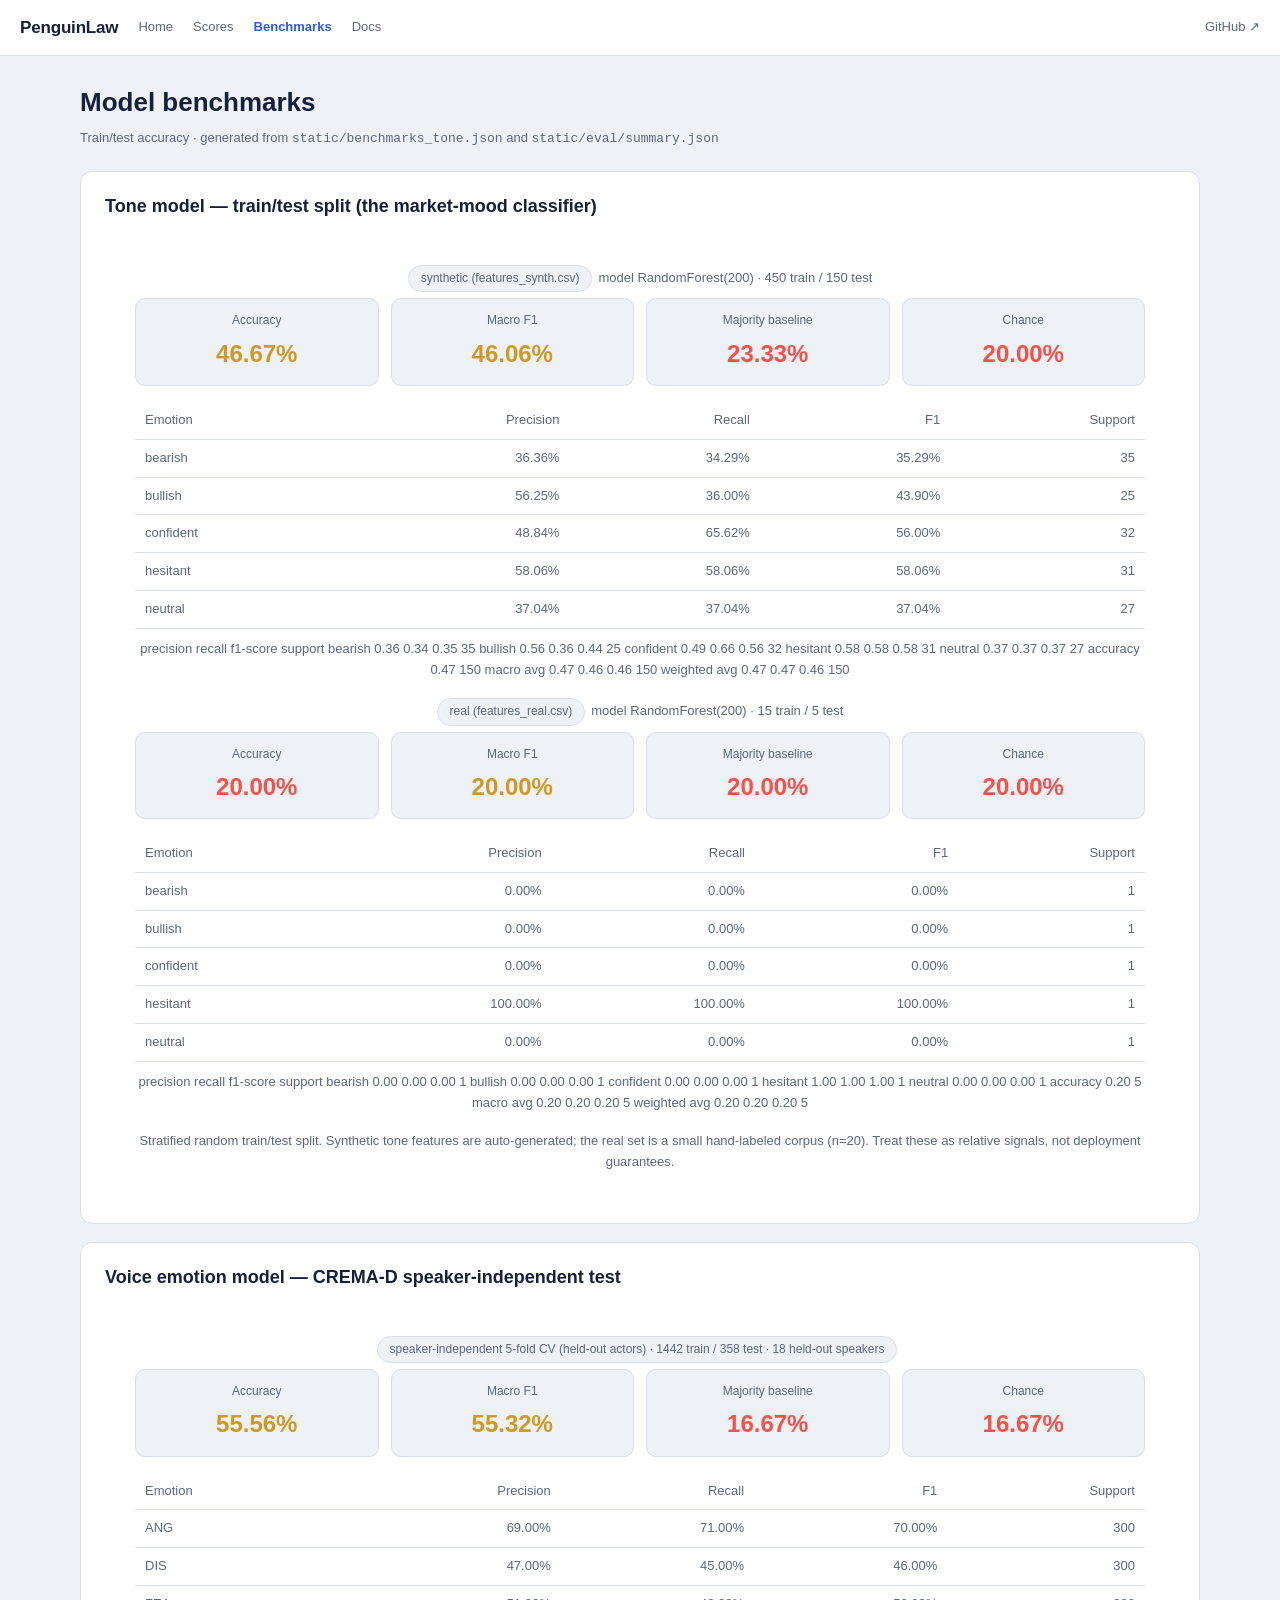
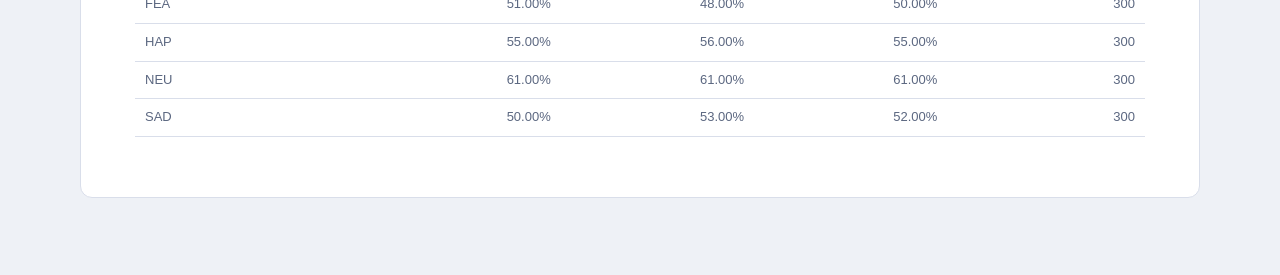
<file: static/benchmarks.html>
<!DOCTYPE html>
<html lang="en">
<head>
<meta charset="UTF-8">
<meta name="viewport" content="width=device-width, initial-scale=1.0">
<title>PenguinLaw — Benchmarks</title>
<style>
  :root { --bg:#eef1f6; --panel:#ffffff; --line:#d9deea; --txt:#14213d;
          --mut:#5b6780; --acc:#2f5bea; --accent:#2f5bea; --warn:#d29922;
          --bad:#f85149; --radius:12px; --accent-soft:#e8edff; }
  * { box-sizing:border-box; }
  body { margin:0; background:var(--bg); color:var(--txt);
         font:15px/1.6 -apple-system,BlinkMacSystemFont,"Segoe UI",Roboto,Helvetica,Arial,sans-serif; }
  a { color:var(--acc); text-decoration:none; } a:hover { text-decoration:underline; }
  .nav { display:flex; align-items:center; gap:20px; background:var(--panel);
         border-bottom:1px solid var(--line); padding:0 20px; min-height:56px;
         position:sticky; top:0; z-index:10; }
  .nav .brand { font-weight:700; font-size:17px; letter-spacing:-.01em; color:var(--ink); }
  .nav a { color:var(--mut); font-size:13px; text-decoration:none; }
  .nav a:hover { color:var(--ink); }
  .nav .active { color:var(--acc); font-weight:600; }
  .wrap { max-width:1160px; margin:0 auto; padding:26px 20px 60px; }
  h1 { font-size:26px; margin:0 0 4px; }
  .sub { color:var(--mut); font-size:13px; margin-bottom:22px; }
  .card { background:var(--panel); border:1px solid var(--line); border-radius:12px;
          padding:20px 24px; margin-bottom:18px; }
  .card h2 { margin:0 0 14px; font-size:18px; }
  .kpis { display:flex; flex-wrap:wrap; gap:12px; margin-bottom:16px; }
  .kpi { flex:1 1 150px; background:var(--bg); border:1px solid var(--line);
         border-radius:10px; padding:12px 14px; }
  .kpi .label { font-size:12px; color:var(--mut); }
  .kpi .value { font-size:24px; font-weight:600; margin-top:4px; }
  .kpi .value.good { color:var(--acc); } .kpi .value.ok { color:var(--warn); }
  .kpi .value.bad { color:var(--bad); }
  table { width:100%; border-collapse:collapse; font-size:13px; }
  th, td { padding:8px 10px; text-align:right; border-bottom:1px solid var(--line); }
  th:first-child, td:first-child { text-align:left; }
  th { color:var(--mut); font-weight:500; }
  .note { color:var(--mut); font-size:13px; margin-top:10px; }
  .badge { display:inline-block; background:var(--bg); border:1px solid var(--line);
           border-radius:20px; padding:3px 12px; font-size:12px; color:var(--mut);
           margin:0 6px 6px 0; }
  .empty { padding:30px; text-align:center; color:var(--mut); }
  .src { color:var(--mut); font-size:12px; }
</style>
</head>
<body>

<div class="nav">
  <span class="brand">PenguinLaw</span>
  <a href="/index.html">Home</a>
  <a href="/scores.html">Scores</a>
  <a href="/benchmarks.html" class="active">Benchmarks</a>
  <a href="/docs.html">Docs</a>
  <a href="https://github.com/prrtsh0/PenguinLaw" target="_blank" rel="noopener" style="margin-left:auto;color:var(--mut)">GitHub ↗</a>
</div>

<div class="wrap">
  <h1>Model benchmarks</h1>
  <div class="sub">Train/test accuracy · generated from <code>static/benchmarks_tone.json</code> and <code>static/eval/summary.json</code></div>

  <div class="card">
    <h2>Tone model — train/test split (the market-mood classifier)</h2>
    <div id="tone" class="empty">Loading…</div>
  </div>

  <div class="card">
    <h2>Voice emotion model — CREMA-D speaker-independent test</h2>
    <div id="voice" class="empty">Loading…</div>
  </div>

</div>

<script>
const esc = s => String(s).replace(/[&<>"']/g, c =>
  ({'&':'&amp;','<':'&lt;','>':'&gt;','"':'&quot;',"'":'&#39;'}[c]));
const pct = x => (x*100).toFixed(2)+"%";

function kpi(label, value, cls){
  return '<div class="kpi"><div class="label">'+esc(label)+'</div>'+
         '<div class="value '+(cls||"")+'">'+value+'</div></div>';
}
function perClassTable(per){
  const rows = Object.entries(per).sort((a,b)=>a[0].localeCompare(b[0]));
  let h = '<table><tr><th>Emotion</th><th>Precision</th><th>Recall</th><th>F1</th><th>Support</th></tr>';
  rows.forEach(([k,v])=> h += '<tr><td>'+esc(k)+'</td><td>'+pct(v.precision)+'</td><td>'+pct(v.recall)+'</td><td>'+pct(v.f1)+'</td><td>'+v.support+'</td></tr>');
  return h+'</table>';
}

function renderTone(d){
  const box = document.getElementById("tone");
  if (!d || !Array.isArray(d.datasets)){ box.innerHTML = '<div class="empty">No tone benchmark found.</div>'; return; }
  box.innerHTML = d.datasets.map(ds => {
    if (ds.error) return '<div class="card"><strong>'+esc(ds.dataset)+'</strong> — '+esc(ds.error)+'</div>';
    const accCls = ds.accuracy >= 0.6 ? "good" : (ds.accuracy >= 0.4 ? "ok" : "bad");
    return '<div style="margin-bottom:18px"><div class="badge">'+esc(ds.dataset)+'</div>'+
      '<div class="sub" style="display:inline">model '+esc(ds.model)+' · '+ds.n_train+' train / '+ds.n_test+' test</div>'+
      '<div class="kpis">'+
        kpi("Accuracy", pct(ds.accuracy), accCls)+
        kpi("Macro F1", pct(ds.macro_f1), "ok")+
        kpi("Majority baseline", pct(ds.majority_baseline), "bad")+
        kpi("Chance", pct(ds.chance), "bad")+
      '</div>'+
      perClassTable(ds.per_class)+
      '<div class="note">'+esc(ds.report||"")+'</div></div>';
  }).join("") +
  '<div class="note">'+esc(d.note||"")+'</div>';
}

function renderVoice(d){
  const box = document.getElementById("voice");
  if (!d || !d.results){ box.innerHTML = '<div class="empty">No voice evaluation summary found (<code>static/eval/summary.json</code>).</div>'; return; }
  const r = d.results;
  const accCls = r.accuracy >= 0.6 ? "good" : (r.accuracy >= 0.4 ? "ok" : "bad");
  let html = "";
  if (d.split) html += '<div class="badge">'+esc(d.split.method)+' · '+d.split.train_clips+' train / '+d.split.test_clips+' test · '+d.split.test_speakers+' held-out speakers</div>';
  html += '<div class="kpis">'+
    kpi("Accuracy", pct(r.accuracy), accCls)+
    kpi("Macro F1", pct(r.macro_f1), "ok")+
    kpi("Majority baseline", pct(r.majority_baseline), "bad")+
    kpi("Chance", pct(r.chance), "bad")+
  '</div>';
  html += perClassTable(r.per_class);
  if (d.cross_corpus){
    const c = d.cross_corpus;
    html += '<div class="note">Cross-corpus (RAVDESS, no retraining): accuracy '+pct(c.accuracy)+' on '+c.n+' clips.</div>';
  }
  html += '<div class="note">'+esc((d.limitations||[]).join(" "))+'</div>';
  box.innerHTML = html;
}

Promise.all([
  fetch("eval/summary.json").then(r=>r.ok?r.json():null),
  fetch("benchmarks_tone.json").then(r=>r.ok?r.json():null)
]).then(([voice, tone]) => {
  renderVoice(voice);
  renderTone(tone);
}).catch(() => {
  document.getElementById("voice").innerHTML = '<div class="empty">Could not load benchmark data.</div>';
});
</script>
</body>
</html>
</file>
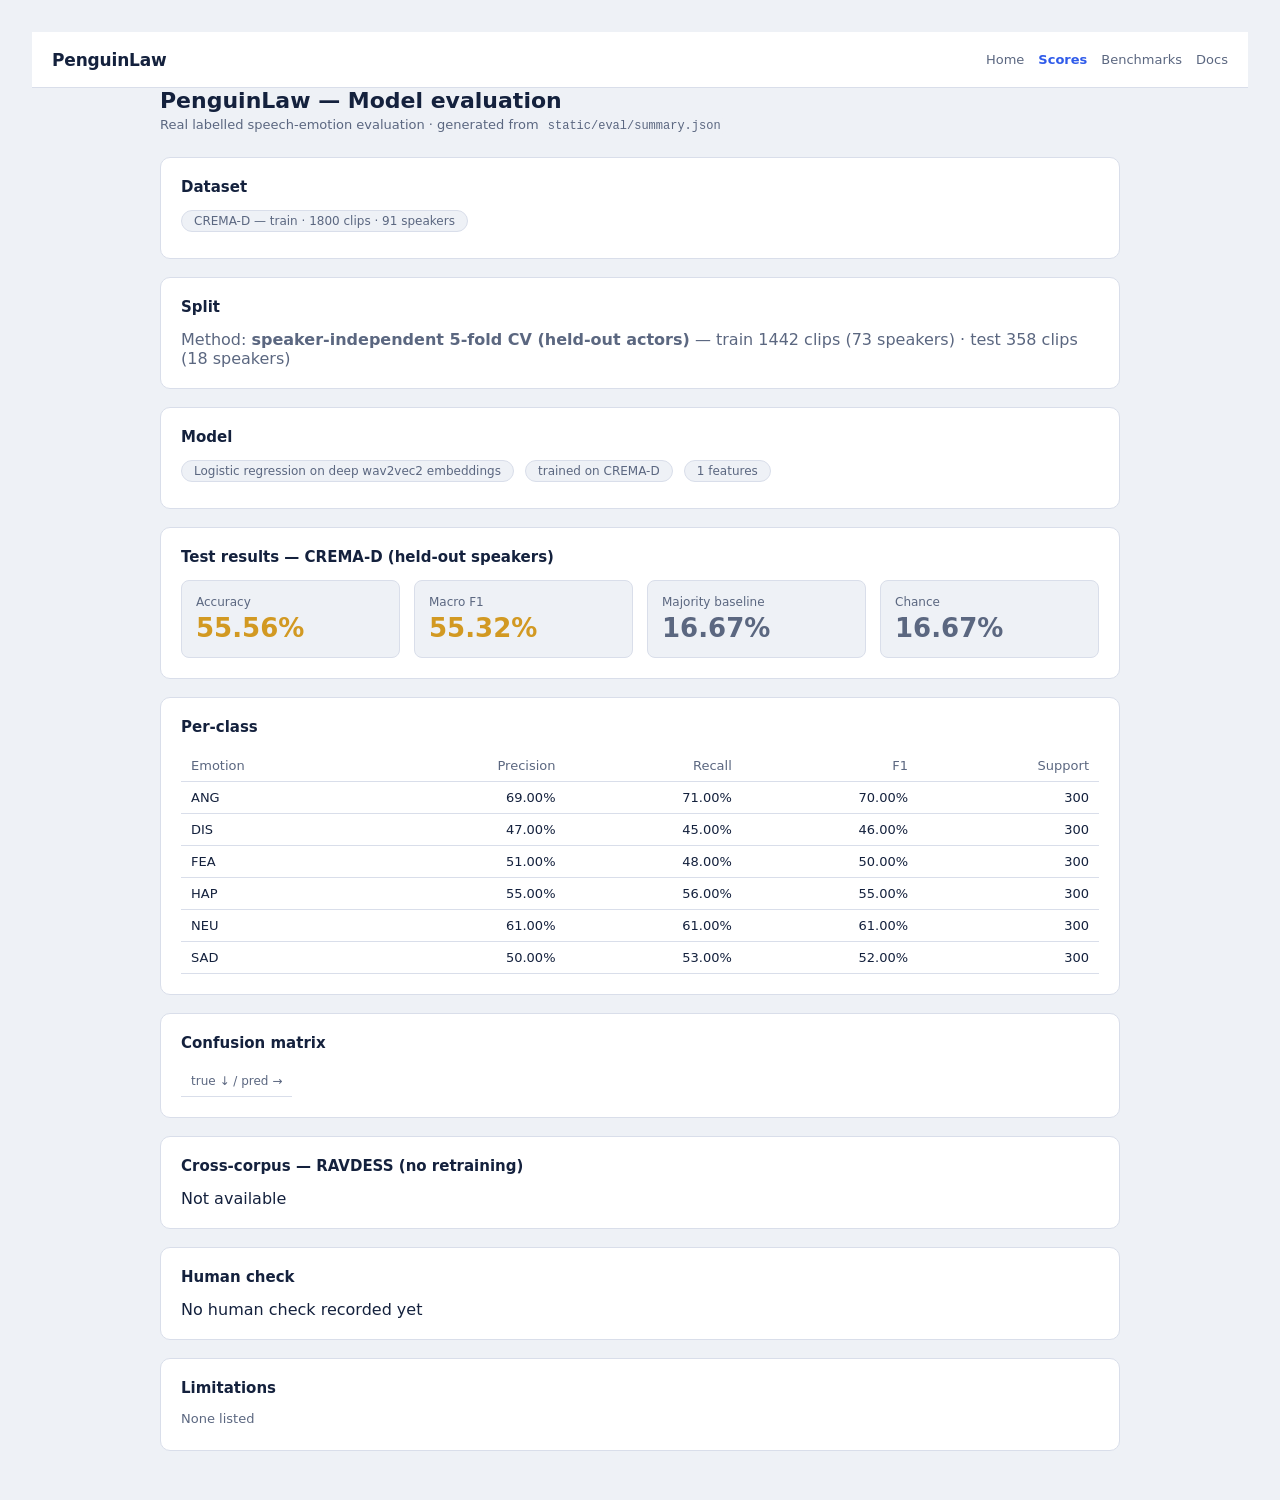
<file: static/scores.html>
<!DOCTYPE html>
<html lang="en">
<head>
<meta charset="UTF-8">
<meta name="viewport" content="width=device-width, initial-scale=1.0">
<title>PenguinLaw — Evaluation Scores</title>
<style>
  :root { --bg:#eef1f6; --panel:#ffffff; --line:#d9deea; --txt:#14213d;
          --mut:#5b6780; --acc:#2f5bea; --accent:#2f5bea; --warn:#d29922;
          --bad:#f85149; --radius:12px; --accent-soft:#e8edff; }
  * { box-sizing:border-box; }
  .topbar{background:var(--panel);border-bottom:1px solid var(--line);
    display:flex;align-items:center;gap:20px;padding:0 20px;min-height:56px;}
  .brand{display:flex;align-items:baseline;gap:10px;flex:0 0 auto}
  .brand .name{font-weight:700;font-size:17px;letter-spacing:-.01em;color:var(--ink)}
  body { margin:0; background:var(--bg); color:var(--txt); font-family:system-ui,Segoe UI,Roboto,sans-serif; padding:32px; }
  .wrap { max-width:960px; margin:0 auto; }
  h1 { font-size:22px; margin:0 0 4px; }
  .sub { color:var(--mut); font-size:13px; margin-bottom:24px; }
  .card { background:var(--panel); border:1px solid var(--line); border-radius:10px; padding:20px; margin-bottom:18px; }
  .card h2 { font-size:15px; margin:0 0 14px; color:var(--txt); }
  .kpi { display:flex; gap:14px; flex-wrap:wrap; }
  .kpi .box { flex:1; min-width:150px; background:var(--bg); border:1px solid var(--line); border-radius:8px; padding:14px; }
  .kpi .label { font-size:12px; color:var(--mut); }
  .kpi .value { font-size:26px; font-weight:600; margin-top:4px; }
  .kpi .value.good { color:var(--acc); } .kpi .value.ok { color:var(--warn); } .kpi .value.bad { color:var(--bad); }
  table { width:100%; border-collapse:collapse; font-size:13px; }
  th, td { padding:8px 10px; text-align:right; border-bottom:1px solid var(--line); }
  th:first-child, td:first-child { text-align:left; }
  th { color:var(--mut); font-weight:500; }
  .cm-wrap { overflow:auto; }
  table.cm { width:auto; }
  table.cm th, table.cm td { min-width:52px; text-align:center; }
  table.cm .rowlab { text-align:left; color:var(--mut); font-size:12px; }
  .empty { padding:40px; text-align:center; color:var(--mut); font-size:16px; }
  .pill { display:inline-block; background:var(--bg); border:1px solid var(--line); border-radius:20px; padding:3px 12px; font-size:12px; color:var(--mut); margin-right:6px; margin-bottom:6px; }
  .lim { color:var(--mut); font-size:13px; margin:4px 0; }
  .mut { color:var(--mut); }
  code { background:var(--bg); padding:1px 5px; border-radius:4px; font-size:12px; }
  .json { white-space:pre-wrap; font-family:ui-monospace,SFMono-Regular,monospace; font-size:12px; color:var(--mut); max-height:240px; overflow:auto; }
</style>
</head>
<body>
<header class="topbar">
  <div class="brand"><span class="name">PenguinLaw</span></div>
  <nav style="display:flex;gap:14px;align-items:center;margin-left:auto;font-size:13px;">
    <a href="/index.html" style="color:var(--mut);text-decoration:none;">Home</a>
    <a href="/scores.html" style="color:var(--acc);font-weight:600;text-decoration:none;">Scores</a>
    <a href="/benchmarks.html" style="color:var(--mut);text-decoration:none;">Benchmarks</a>
    <a href="/docs.html" style="color:var(--mut);text-decoration:none;">Docs</a>
  </nav>
</header>
<div class="wrap">
  <h1>PenguinLaw — Model evaluation</h1>
  <div class="sub">Real labelled speech-emotion evaluation · generated from <code>static/eval/summary.json</code></div>

  <div id="noresults" class="card empty" style="display:none">
    No results yet. Run the pipeline to generate <code>static/eval/summary.json</code>.
  </div>

  <div id="content" style="display:none">

    <div class="card">
      <h2>Dataset</h2>
      <div id="datasets"></div>
    </div>

    <div class="card">
      <h2>Split</h2>
      <div id="split" class="mut"></div>
    </div>

    <div class="card">
      <h2>Model</h2>
      <div id="model"></div>
    </div>

    <div class="card">
      <h2>Test results — CREMA-D (held-out speakers)</h2>
      <div class="kpi" id="kpis"></div>
    </div>

    <div class="card">
      <h2>Per-class</h2>
      <table id="perclass"></table>
    </div>

    <div class="card">
      <h2>Confusion matrix</h2>
      <div class="cm-wrap"><table class="cm" id="cm"></table></div>
    </div>

    <div class="card">
      <h2>Cross-corpus — RAVDESS (no retraining)</h2>
      <div id="cross"></div>
    </div>

    <div class="card">
      <h2>Human check</h2>
      <div id="human"></div>
    </div>

    <div class="card">
      <h2>Limitations</h2>
      <div id="limitations"></div>
    </div>

  </div>
</div>

<script>
(function () {
  var noresults = document.getElementById('noresults');
  var content = document.getElementById('content');

  function esc(s){ return String(s).replace(/[&<>"']/g, function(c){
    return {'&':'&amp;','<':'&lt;','>':'&gt;','"':'&quot;',"'":'&#39;'}[c];
  }); }
  function pct(x){ return (x*100).toFixed(2) + '%'; }

  fetch('eval/summary.json')
    .then(function (r) {
      if (!r.ok) throw new Error('HTTP ' + r.status);
      return r.json();
    })
    .then(function (d) {
      content.style.display = '';

      // datasets
      var dhtml = '';
      (d.datasets || []).forEach(function (ds) {
        dhtml += '<span class="pill">' + esc(ds.name) + ' — ' +
          esc(ds.role) + ' · ' + ds.clips_used + ' clips · ' + ds.speakers + ' speakers</span>';
      });
      document.getElementById('datasets').innerHTML = dhtml;

      // split
      var s = d.split || {};
      document.getElementById('split').innerHTML =
        'Method: <b>' + esc(s.method || '?') + '</b> — train ' + s.train_clips +
        ' clips (' + s.train_speakers + ' speakers) · test ' + s.test_clips +
        ' clips (' + s.test_speakers + ' speakers)';

      // model
      var m = d.model || {};
      document.getElementById('model').innerHTML =
        '<span class="pill">' + esc(m.type || '?') + '</span> ' +
        '<span class="pill">trained on ' + esc(m.trained_on || '?') + '</span> ' +
        '<span class="pill">' + (m.features ? m.features.length : '?') + ' features</span>';

      // kpis
      var res = d.results || {};
      var kpi = [
        { label:'Accuracy', value:pct(res.accuracy), cls: res.accuracy > 0.6 ? 'good' : (res.accuracy > 0.3 ? 'ok':'bad') },
        { label:'Macro F1', value:pct(res.macro_f1), cls: res.macro_f1 > 0.6 ? 'good' : (res.macro_f1 > 0.3 ? 'ok':'bad') },
        { label:'Majority baseline', value:pct(res.majority_baseline), cls:'mut' },
        { label:'Chance', value:pct(res.chance), cls:'mut' }
      ];
      document.getElementById('kpis').innerHTML = kpi.map(function (k) {
        return '<div class="box"><div class="label">' + esc(k.label) + '</div>' +
          '<div class="value ' + k.cls + '">' + esc(k.value) + '</div></div>';
      }).join('');

      // per-class
      var pc = res.per_class || {};
      var plabels = Object.keys(pc);
      var prow = '<tr><th>Emotion</th><th>Precision</th><th>Recall</th><th>F1</th><th>Support</th></tr>';
      prow += plabels.map(function (k) {
        var v = pc[k] || {};
        return '<tr><td>' + esc(k) + '</td><td>' + pct(v.precision || 0) + '</td>' +
          '<td>' + pct(v.recall || 0) + '</td><td>' + pct(v.f1 || 0) +
          '</td><td>' + (v.support || 0) + '</td></tr>';
      }).join('');
      document.getElementById('perclass').innerHTML = prow;

      // confusion matrix
      var conf = res.confusion || {};
      var labels = conf.labels || [];
      var mat = conf.matrix || [];
      var chead = '<tr><th class="rowlab">true ↓ / pred →</th>' +
        labels.map(function (l) { return '<th>' + esc(l) + '</th>'; }).join('') + '</tr>';
      var crows = mat.map(function (row, i) {
        return '<tr><td class="rowlab">' + esc(labels[i] || '') + '</td>' +
          row.map(function (v) { return '<td>' + v + '</td>'; }).join('') + '</tr>';
      }).join('');
      document.getElementById('cm').innerHTML = chead + crows;

      // cross-corpus
      var cc = d.cross_corpus;
      document.getElementById('cross').innerHTML = cc
        ? 'trained on <b>' + esc(cc.train) + '</b> → tested on <b>' + esc(cc.test) +
          '</b> · <b>' + pct(cc.accuracy) + '</b> accuracy over ' + cc.n + ' clips'
        : 'Not available';

      // human check
      var h = d.human_check;
      document.getElementById('human').innerHTML = h
        ? '<pre class="json">' + esc(JSON.stringify(h, null, 2)) + '</pre>'
        : 'No human check recorded yet';

      // limitations
      document.getElementById('limitations').innerHTML = (d.limitations || []).map(function (l) {
        return '<div class="lim">• ' + esc(l) + '</div>';
      }).join('') || '<div class="lim">None listed</div>';
    })
    .catch(function (e) {
      noresults.style.display = '';
    });
})();
</script>
</body>
</html>
</file>
